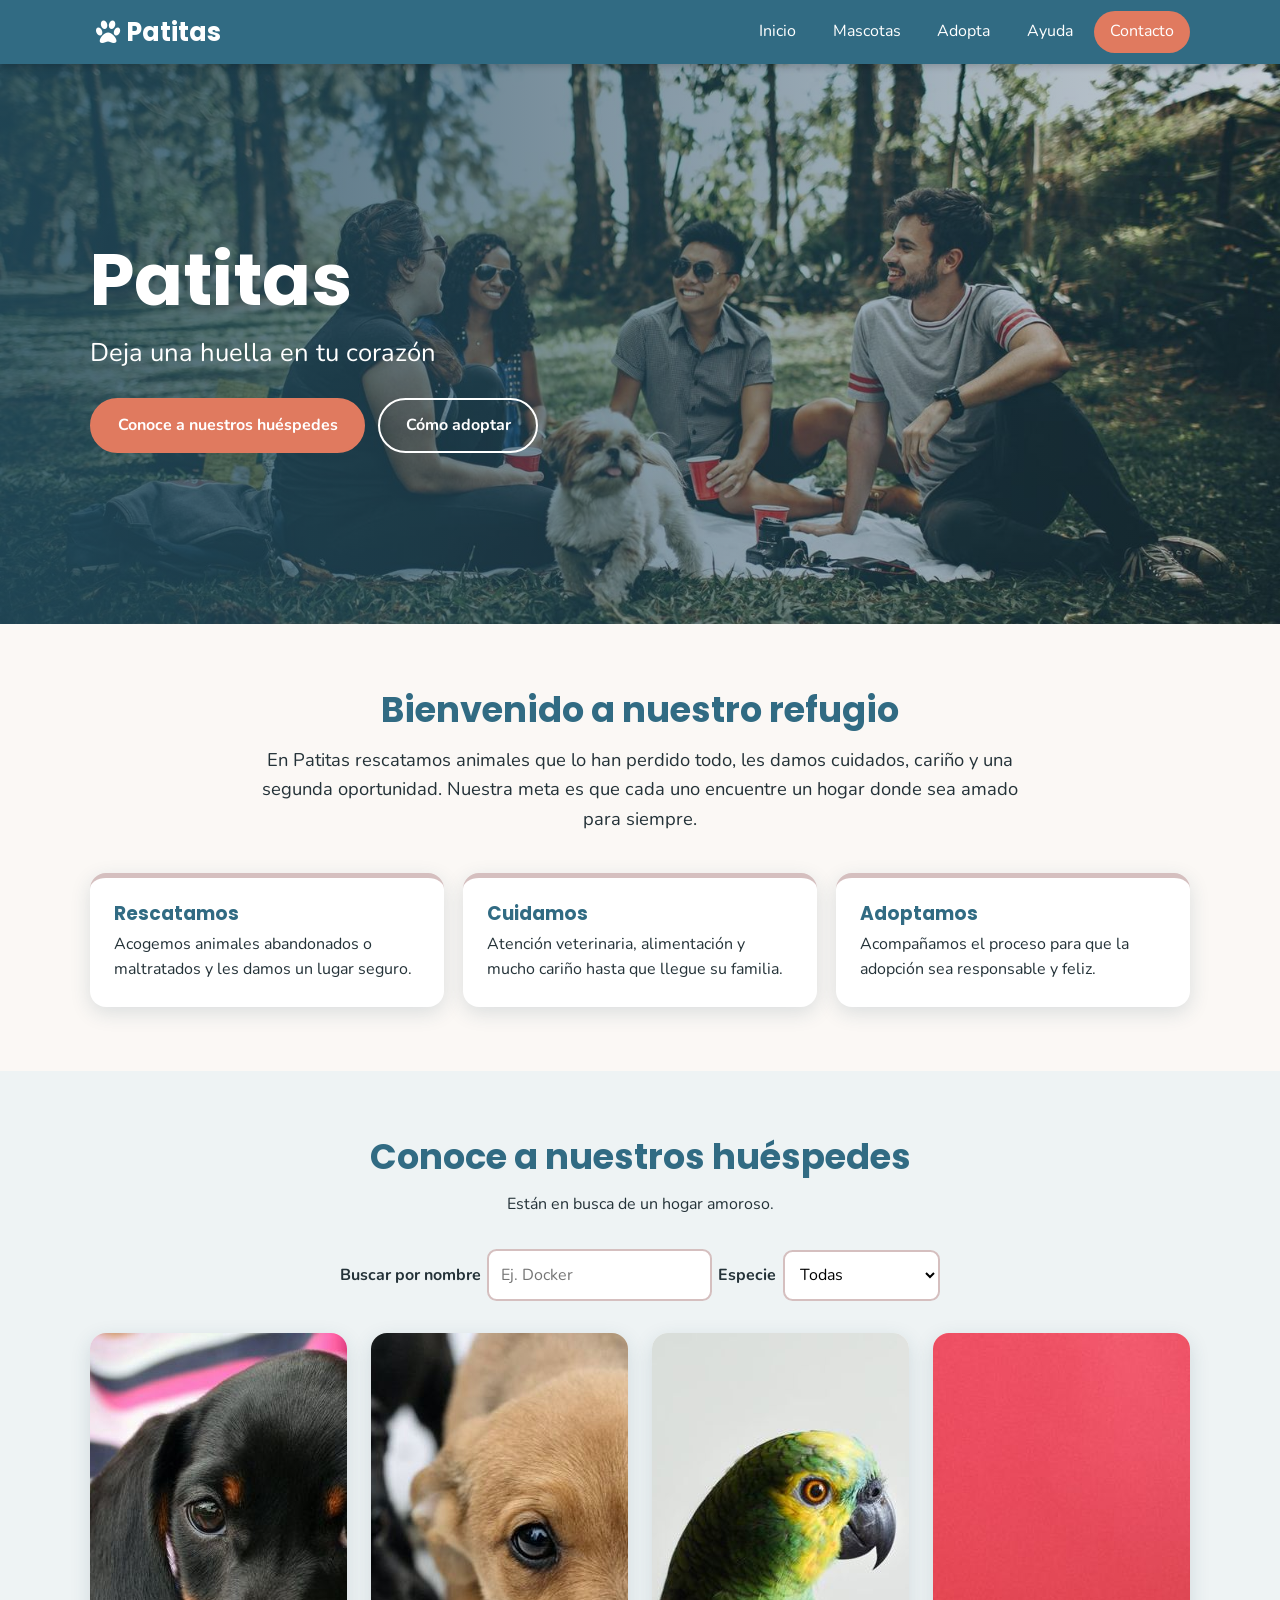
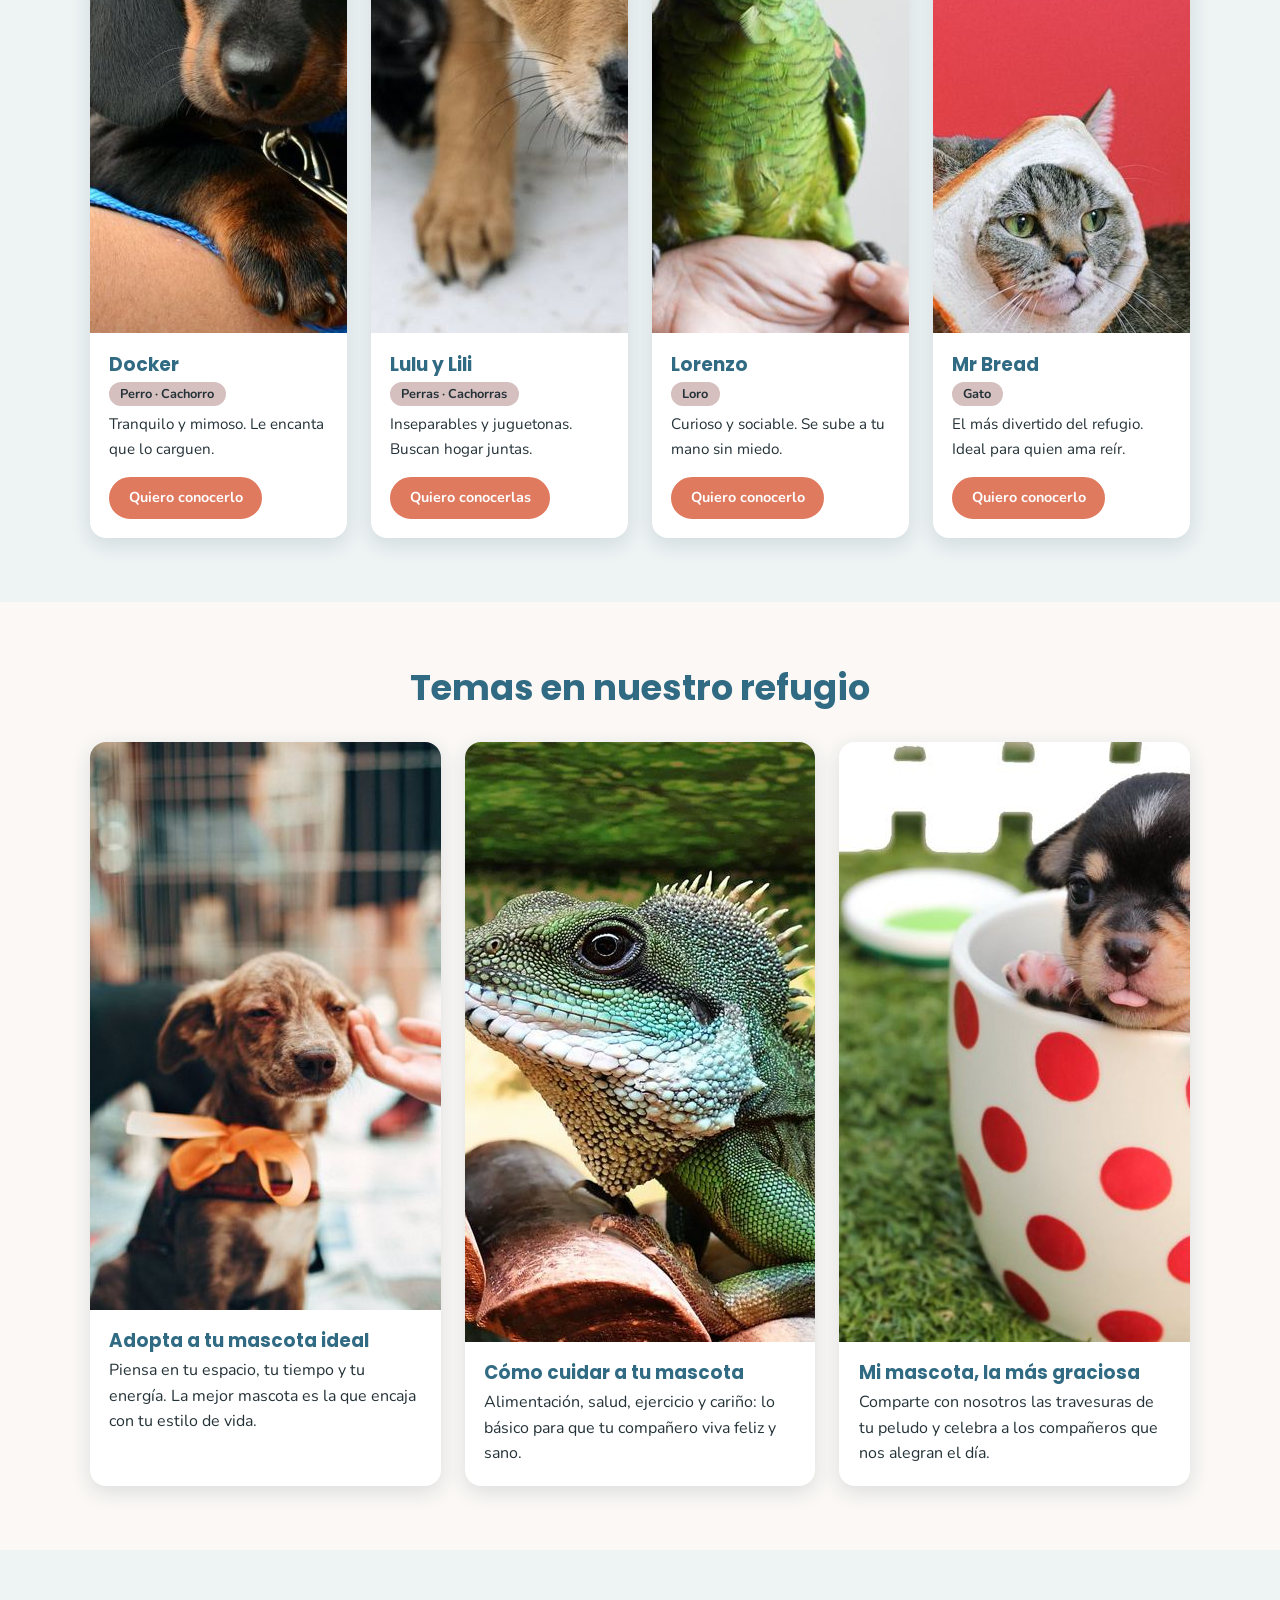
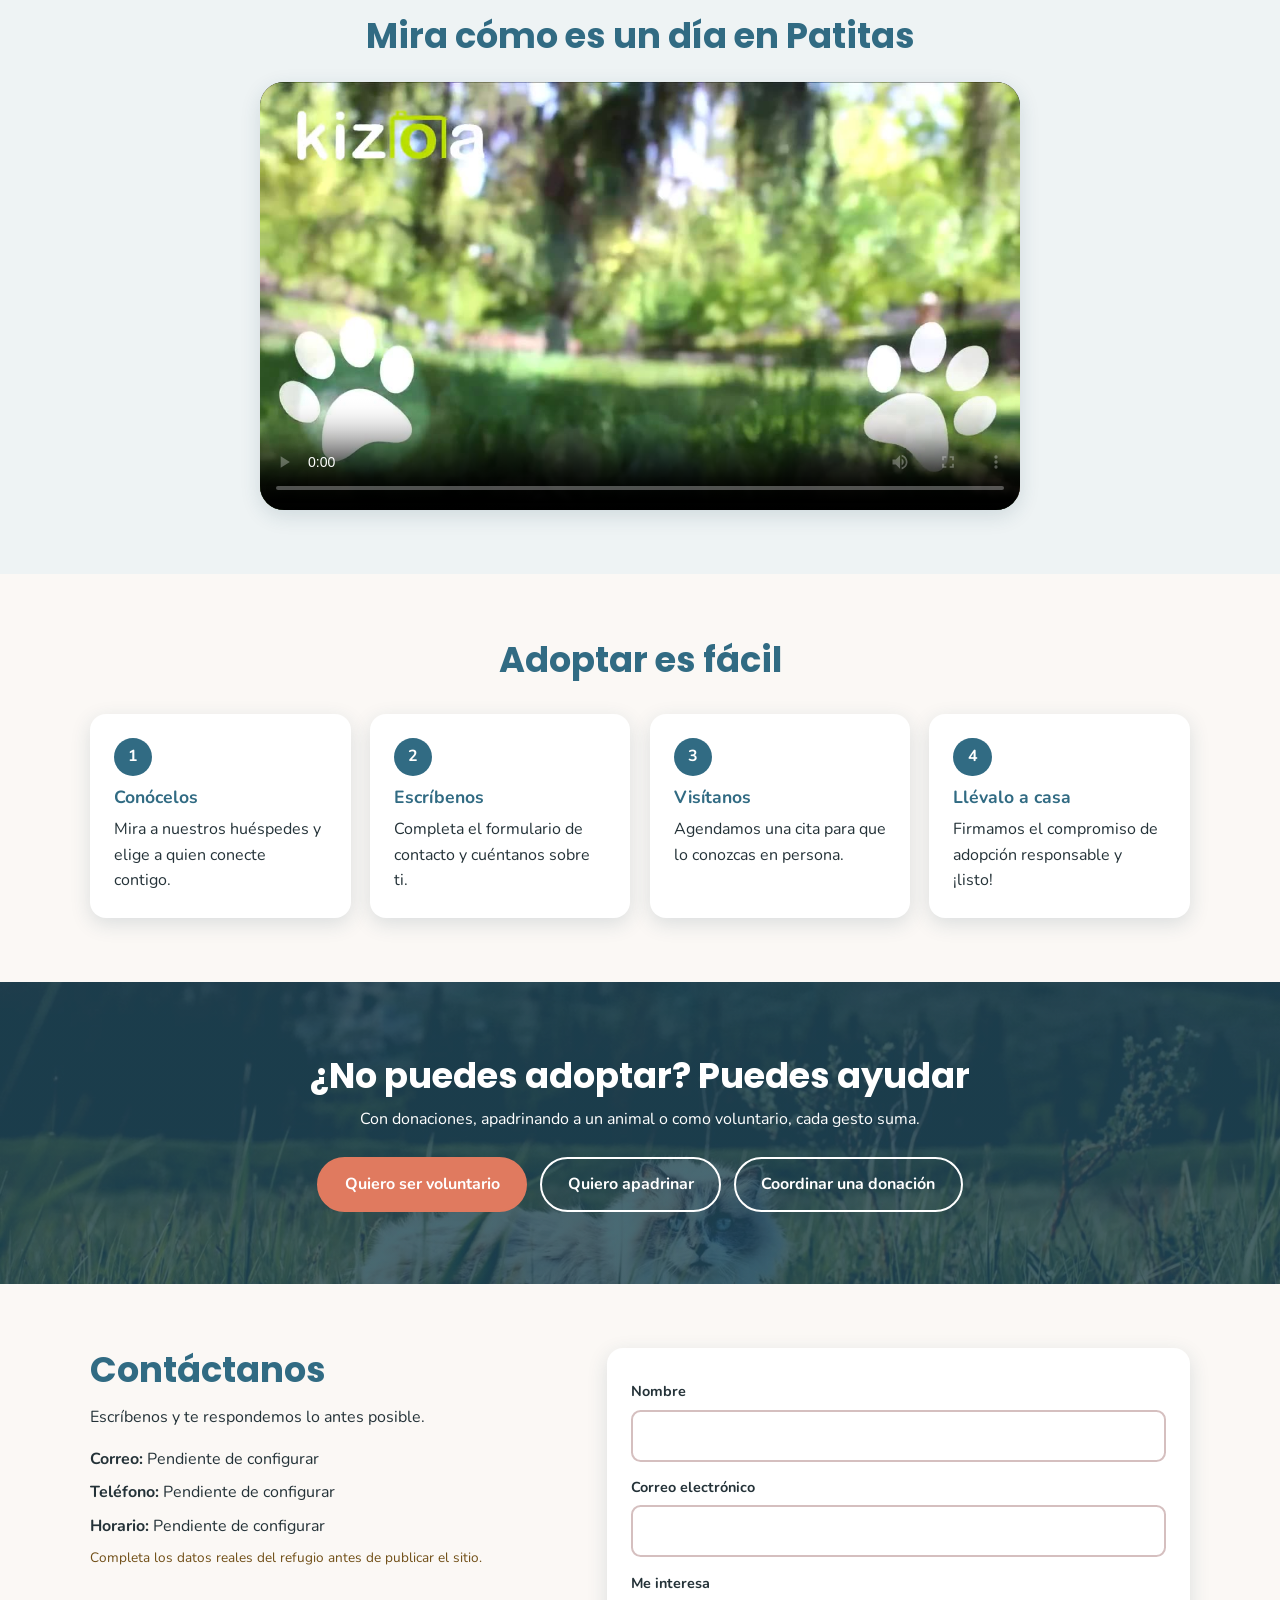
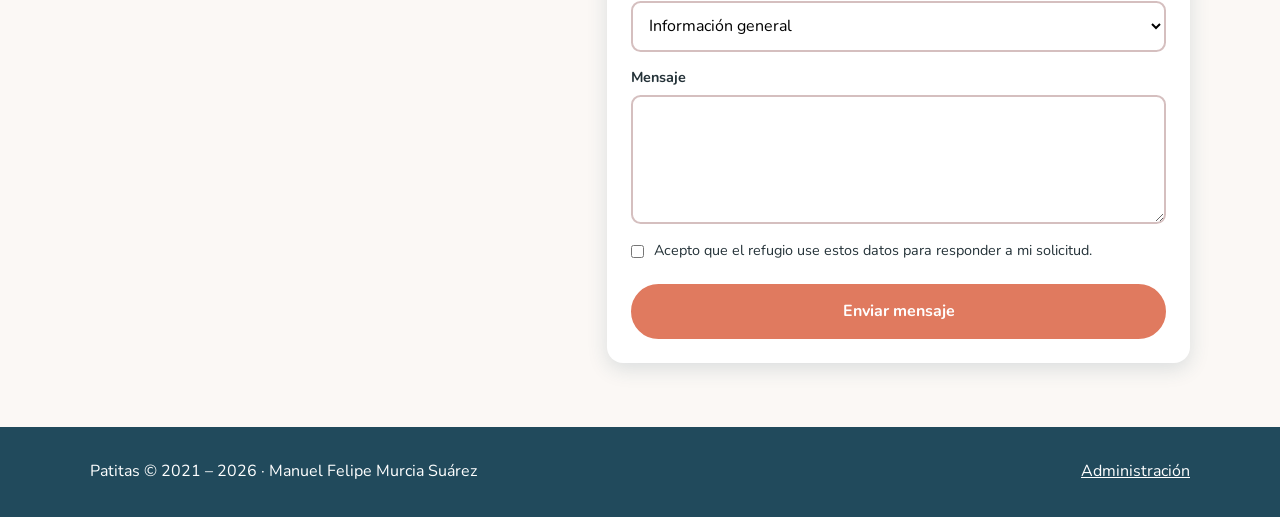
<file: index.html>
<!DOCTYPE html>
<html lang="es">
<head>
    <meta charset="UTF-8">
    <meta name="viewport" content="width=device-width, initial-scale=1.0">
    <title>Patitas | Refugio y adopción de mascotas</title>
    <meta name="description" content="Patitas es un refugio que rescata, cuida y da en adopción perros, gatos y otras mascotas. Conoce a nuestros huéspedes y deja una huella en tu corazón.">
    <meta name="theme-color" content="#316B83">
    <meta property="og:title" content="Patitas | Refugio y adopción de mascotas">
    <meta property="og:description" content="Deja una huella en tu corazón. Adopta una mascota.">
    <meta property="og:image" content="img/hero.jpg">
    <link rel="icon" href="data:image/svg+xml,%3Csvg xmlns='http://www.w3.org/2000/svg' viewBox='0 0 100 100'%3E%3Ctext y='.9em' font-size='90'%3E%F0%9F%90%BE%3C/text%3E%3C/svg%3E">
    <link rel="preconnect" href="https://fonts.googleapis.com">
    <link rel="preconnect" href="https://fonts.gstatic.com" crossorigin>
    <link rel="stylesheet" href="https://fonts.googleapis.com/css2?family=Nunito:wght@400;600;700&family=Poppins:wght@600;700&display=swap">
    <link rel="stylesheet" href="css/fontello.css">
    <link rel="stylesheet" href="css/styles.css">
</head>
<body>
    <a class="skip" href="#contenido">Saltar al contenido</a>

    <header class="site-header">
        <div class="contenedor barra">
            <a class="logo icon-paw" href="#inicio">Patitas</a>
            <button class="menu-btn" type="button" aria-label="Abrir menú" aria-expanded="false" aria-controls="menu">
                <span class="icon-menu"></span>
            </button>
            <nav id="menu" class="menu" aria-label="Principal">
                <ul>
                    <li><a href="#inicio">Inicio</a></li>
                    <li><a href="#mascotas">Mascotas</a></li>
                    <li><a href="#adopta">Adopta</a></li>
                    <li><a href="#ayuda">Ayuda</a></li>
                    <li><a class="btn-nav" href="#contacto">Contacto</a></li>
                </ul>
            </nav>
        </div>
    </header>

    <main id="contenido">
        <section id="inicio" class="hero">
            <img src="img/hero.jpg" alt="Una familia disfruta de un picnic en el parque junto a su perro" width="1600" height="1087">
            <div class="contenedor hero-texto">
                <h1>Patitas</h1>
                <p>Deja una huella en tu corazón</p>
                <div class="acciones">
                    <a class="btn" href="#mascotas">Conoce a nuestros huéspedes</a>
                    <a class="btn btn-claro" href="#adopta">Cómo adoptar</a>
                </div>
            </div>
        </section>

        <section id="bienvenidos" class="bloque">
            <div class="contenedor estrecho centrado">
                <h2>Bienvenido a nuestro refugio</h2>
                <p class="lead">En Patitas rescatamos animales que lo han perdido todo, les damos cuidados, cariño y una segunda oportunidad. Nuestra meta es que cada uno encuentre un hogar donde sea amado para siempre.</p>
            </div>
            <div class="contenedor tres">
                <div class="valor"><h3>Rescatamos</h3><p>Acogemos animales abandonados o maltratados y les damos un lugar seguro.</p></div>
                <div class="valor"><h3>Cuidamos</h3><p>Atención veterinaria, alimentación y mucho cariño hasta que llegue su familia.</p></div>
                <div class="valor"><h3>Adoptamos</h3><p>Acompañamos el proceso para que la adopción sea responsable y feliz.</p></div>
            </div>
        </section>

        <section id="mascotas" class="bloque fondo-suave">
            <div class="contenedor">
                <h2 class="centrado">Conoce a nuestros huéspedes</h2>
                <p class="centrado sub">Están en busca de un hogar amoroso.</p>
                <div class="filtros" role="search" aria-label="Buscar mascotas">
                    <label for="buscar-mascota">Buscar por nombre</label>
                    <input id="buscar-mascota" type="search" placeholder="Ej. Docker" autocomplete="off">
                    <label for="tipo-mascota">Especie</label>
                    <select id="tipo-mascota">
                        <option value="">Todas</option>
                        <option value="perro">Perros</option>
                        <option value="gato">Gatos</option>
                        <option value="ave">Aves</option>
                        <option value="otro">Otros</option>
                    </select>
                    <p id="sin-resultados" role="status" hidden>No encontramos mascotas con esos filtros.</p>
                    <p id="estado-catalogo" class="estado-formulario error" role="status" hidden></p>
                </div>
                <div class="grid-pets">
                    <article class="pet" data-id="docker" data-species="perro">
                        <img src="img/docker.jpg" alt="Docker, cachorro salchicha de orejas largas, en brazos de una persona" width="600" height="600" loading="lazy">
                        <div class="pet-info"><h3>Docker</h3><span class="tag">Perro · Cachorro</span><p>Tranquilo y mimoso. Le encanta que lo carguen.</p>
                        <a class="btn btn-sm" href="#contacto" data-pet="Docker">Quiero conocerlo</a></div>
                    </article>
                    <article class="pet" data-id="lulu-lili" data-species="perro">
                        <img src="img/lulu-lili.jpg" alt="Lulu y Lili, dos cachorros jugando juntos" width="600" height="600" loading="lazy">
                        <div class="pet-info"><h3>Lulu y Lili</h3><span class="tag">Perras · Cachorras</span><p>Inseparables y juguetonas. Buscan hogar juntas.</p>
                        <a class="btn btn-sm" href="#contacto" data-pet="Lulu y Lili">Quiero conocerlas</a></div>
                    </article>
                    <article class="pet" data-id="lorenzo" data-species="ave">
                        <img src="img/lorenzo.jpg" alt="Lorenzo, un loro verde posado sobre una mano" width="600" height="600" loading="lazy">
                        <div class="pet-info"><h3>Lorenzo</h3><span class="tag">Loro</span><p>Curioso y sociable. Se sube a tu mano sin miedo.</p>
                        <a class="btn btn-sm" href="#contacto" data-pet="Lorenzo">Quiero conocerlo</a></div>
                    </article>
                    <article class="pet" data-id="mr-bread" data-species="gato">
                        <img src="img/mr-bread.jpg" alt="Mr Bread, un gato con una rebanada de pan alrededor de la cara" width="600" height="600" loading="lazy">
                        <div class="pet-info"><h3>Mr Bread</h3><span class="tag">Gato</span><p>El más divertido del refugio. Ideal para quien ama reír.</p>
                        <a class="btn btn-sm" href="#contacto" data-pet="Mr Bread">Quiero conocerlo</a></div>
                    </article>
                </div>
            </div>
        </section>

        <section id="blog" class="bloque">
            <div class="contenedor">
                <h2 class="centrado">Temas en nuestro refugio</h2>
                <p id="estado-blog" class="estado-formulario error" role="status" hidden></p>
                <div id="grid-blog" class="grid-blog">
                    <article class="post">
                        <img src="img/adopta.jpg" alt="Una mano acaricia a un perro en una jornada de adopción" width="900" height="568" loading="lazy">
                        <div class="post-info"><h3>Adopta a tu mascota ideal</h3><p>Piensa en tu espacio, tu tiempo y tu energía. La mejor mascota es la que encaja con tu estilo de vida.</p></div>
                    </article>
                    <article class="post">
                        <img src="img/cuidados.jpg" alt="Un reptil verde descansando entre troncos y hojas" width="900" height="600" loading="lazy">
                        <div class="post-info"><h3>Cómo cuidar a tu mascota</h3><p>Alimentación, salud, ejercicio y cariño: lo básico para que tu compañero viva feliz y sano.</p></div>
                    </article>
                    <article class="post">
                        <img src="img/graciosa.jpg" alt="Un cachorro chihuahua asomado dentro de una taza con lunares" width="900" height="600" loading="lazy">
                        <div class="post-info"><h3>Mi mascota, la más graciosa</h3><p>Comparte con nosotros las travesuras de tu peludo y celebra a los compañeros que nos alegran el día.</p></div>
                    </article>
                </div>
            </div>
        </section>

        <section id="video" class="bloque fondo-suave">
            <div class="contenedor estrecho centrado">
                <h2>Mira cómo es un día en Patitas</h2>
                <video controls preload="metadata" poster="img/video-poster.jpg" playsinline>
                    <source src="video/patitas.mp4" type="video/mp4">
                    Tu navegador no puede reproducir este video.
                </video>
            </div>
        </section>

        <section id="adopta" class="bloque">
            <div class="contenedor">
                <h2 class="centrado">Adoptar es fácil</h2>
                <ol class="pasos">
                    <li><strong>Conócelos</strong><span>Mira a nuestros huéspedes y elige a quien conecte contigo.</span></li>
                    <li><strong>Escríbenos</strong><span>Completa el formulario de contacto y cuéntanos sobre ti.</span></li>
                    <li><strong>Visítanos</strong><span>Agendamos una cita para que lo conozcas en persona.</span></li>
                    <li><strong>Llévalo a casa</strong><span>Firmamos el compromiso de adopción responsable y ¡listo!</span></li>
                </ol>
            </div>
        </section>

        <section id="ayuda" class="ayuda">
            <div class="contenedor centrado">
                <h2>¿No puedes adoptar? Puedes ayudar</h2>
                <p>Con donaciones, apadrinando a un animal o como voluntario, cada gesto suma.</p>
                <div class="acciones ayuda-acciones">
                    <a class="btn" href="#contacto" data-pet="Quiero ser voluntario">Quiero ser voluntario</a>
                    <a class="btn btn-claro" href="#contacto" data-pet="Quiero apadrinar">Quiero apadrinar</a>
                    <a class="btn btn-claro" id="donar" href="#contacto" data-pet="Quiero donar">Quiero donar</a>
                </div>
            </div>
        </section>

        <section id="contacto" class="bloque">
            <div class="contenedor dos">
                <div>
                    <h2>Contáctanos</h2>
                    <p>Escríbenos y te respondemos lo antes posible.</p>
                    <ul class="datos">
                        <li><strong>Correo:</strong> <a id="contact-email" href="#contacto">Pendiente de configurar</a></li>
                        <li><strong>Teléfono:</strong> <a id="contact-phone">Pendiente de configurar</a></li>
                        <li><strong>Horario:</strong> <span id="opening-hours">Pendiente de configurar</span></li>
                        <li class="nota-configuracion">Completa los datos reales del refugio antes de publicar el sitio.</li>
                    </ul>
                </div>
                <form id="form" class="form">
                    <label for="nombre">Nombre</label>
                    <input id="nombre" name="nombre" type="text" required autocomplete="name">
                    <label for="email">Correo electrónico</label>
                    <input id="email" name="email" type="email" required autocomplete="email">
                    <label for="mascota">Me interesa</label>
                    <select id="mascota" name="mascota">
                        <option>Información general</option>
                        <option>Docker</option>
                        <option>Lulu y Lili</option>
                        <option>Lorenzo</option>
                        <option>Mr Bread</option>
                        <option>Quiero ser voluntario</option>
                        <option>Quiero apadrinar</option>
                        <option>Quiero donar</option>
                    </select>
                    <label for="mensaje">Mensaje</label>
                    <textarea id="mensaje" name="mensaje" rows="4" required></textarea>
                    <label class="consentimiento"><input name="consentimiento" type="checkbox" required> Acepto que el refugio use estos datos para responder a mi solicitud.</label>
                    <button class="btn" type="submit">Enviar mensaje</button>
                    <p id="estado-formulario" class="estado-formulario" role="status" aria-live="polite" hidden></p>
                </form>
            </div>
        </section>
    </main>

    <footer>
        <div class="contenedor pie">
            <p>Patitas &copy; 2021 – <span id="year">2026</span> · Manuel Felipe Murcia Suárez</p>
            <a href="admin.html">Administración</a>
        </div>
    </footer>

    <script src="js/config.js"></script>
    <script src="js/api.js"></script>
    <script src="js/script.js"></script>
</body>
</html>
</file>
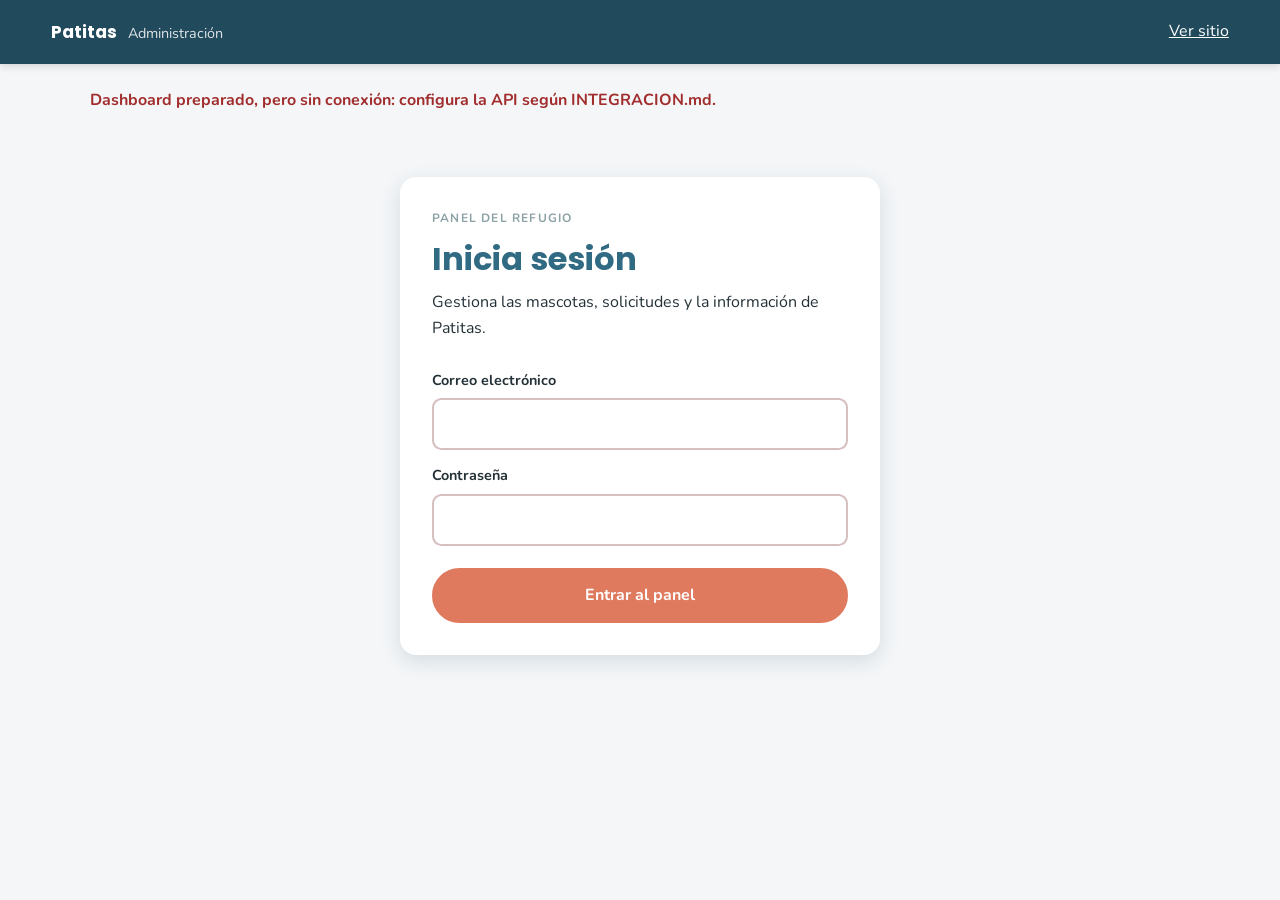
<file: admin.html>
<!DOCTYPE html>
<html lang="es">
<head>
    <meta charset="UTF-8">
    <meta name="viewport" content="width=device-width, initial-scale=1.0">
    <meta name="robots" content="noindex, nofollow">
    <title>Administración | Patitas</title>
    <link rel="stylesheet" href="https://fonts.googleapis.com/css2?family=Nunito:wght@400;600;700&family=Poppins:wght@600;700&display=swap">
    <link rel="stylesheet" href="css/styles.css">
</head>
<body class="admin-body">
    <header class="admin-topbar">
        <a class="admin-brand" href="index.html">Patitas <span>Administración</span></a>
        <div class="admin-top-actions">
            <a href="index.html">Ver sitio</a>
            <button id="logout" class="btn btn-sm" type="button" hidden>Cerrar sesión</button>
        </div>
    </header>
    <main class="admin-main">
        <div class="contenedor">
            <p id="admin-status" class="estado-formulario" role="status" aria-live="polite"></p>

            <form id="login-form" class="form admin-login">
                <span class="admin-eyebrow">PANEL DEL REFUGIO</span>
                <h1>Inicia sesión</h1>
                <p>Gestiona las mascotas, solicitudes y la información de Patitas.</p>
                <label for="admin-email">Correo electrónico</label>
                <input id="admin-email" name="email" type="email" required autocomplete="username">
                <label for="admin-password">Contraseña</label>
                <input id="admin-password" name="password" type="password" required autocomplete="current-password">
                <button class="btn" type="submit">Entrar al panel</button>
            </form>

            <div id="admin-panel" class="admin-layout" hidden>
                <aside class="admin-sidebar" aria-label="Módulos de administración">
                    <p class="admin-eyebrow">GESTIÓN</p>
                    <nav class="admin-nav">
                        <button type="button" data-view="dashboard" class="active">Resumen</button>
                        <button type="button" data-view="animals">Mascotas</button>
                        <button type="button" data-view="adoptions">Adopciones</button>
                        <button type="button" data-view="messages">Mensajes</button>
                        <button type="button" data-view="content">Blog y contenido</button>
                        <button type="button" data-view="donations">Donaciones</button>
                        <button type="button" data-view="settings">Datos del sitio</button>
                    </nav>
                    <p class="admin-user" id="admin-user"></p>
                </aside>

                <div class="admin-content">
                    <section class="admin-view" data-panel="dashboard">
                        <div class="admin-page-heading">
                            <div><span class="admin-eyebrow">PANEL DEL REFUGIO</span><h1>Resumen</h1></div>
                            <button id="refresh-dashboard" type="button" class="btn btn-secondary btn-sm">Actualizar datos</button>
                        </div>
                        <div class="dashboard-cards">
                            <article class="dashboard-card"><span>Mascotas disponibles</span><strong id="stat-animals">—</strong><small id="stat-animals-total">Cargando catálogo</small></article>
                            <article class="dashboard-card"><span>Adopciones pendientes</span><strong id="stat-adoptions">—</strong><small id="stat-adoptions-total">Solicitudes por revisar</small></article>
                            <article class="dashboard-card"><span>Mensajes nuevos</span><strong id="stat-messages">—</strong><small id="stat-messages-total">Bandeja de contacto</small></article>
                            <article class="dashboard-card"><span>Donaciones registradas</span><strong id="stat-donations">—</strong><small id="stat-donations-total">Historial del procesador</small></article>
                            <article class="dashboard-card"><span>Publicaciones activas</span><strong id="stat-posts">—</strong><small id="stat-posts-total">Contenido del blog</small></article>
                        </div>
                        <div class="dashboard-columns">
                            <section class="admin-card">
                                <div class="admin-card-heading"><h2>Actividad reciente</h2><button type="button" class="text-button" data-go="adoptions">Ver solicitudes</button></div>
                                <div id="recent-activity" class="admin-list"></div>
                            </section>
                            <section class="admin-card admin-quick-actions">
                                <h2>Accesos rápidos</h2>
                                <button type="button" data-go="animals" data-action="new-animal">+ Registrar mascota</button>
                                <button type="button" data-go="adoptions">Revisar adopciones</button>
                                <button type="button" data-go="messages">Leer mensajes</button>
                                <button type="button" data-go="settings">Editar datos del sitio</button>
                            </section>
                        </div>
                    </section>

                    <section class="admin-view" data-panel="animals" hidden>
                        <div class="admin-page-heading"><div><span class="admin-eyebrow">CATÁLOGO</span><h1>Mascotas</h1></div></div>
                        <div class="admin-card">
                            <h2 id="animal-form-heading">Registrar mascota</h2>
                            <form id="animal-form" class="form admin-animal-form">
                                <input name="id" type="hidden">
                                <label for="animal-name">Nombre</label>
                                <input id="animal-name" name="name" required maxlength="100">
                                <label for="animal-species">Especie</label>
                                <select id="animal-species" name="species" required>
                                    <option value="perro">Perro</option><option value="gato">Gato</option>
                                    <option value="ave">Ave</option><option value="otro">Otro</option>
                                </select>
                                <label for="animal-status">Estado</label>
                                <select id="animal-status" name="status" required>
                                    <option value="available">Disponible</option><option value="adopted">Adoptado</option>
                                </select>
                                <label for="animal-label">Detalle visible (opcional)</label>
                                <input id="animal-label" name="label" maxlength="100" placeholder="Ej. Cachorro">
                                <label for="animal-description">Descripción</label>
                                <textarea id="animal-description" name="description" rows="3" required maxlength="1000"></textarea>
                                <label for="animal-image">Ruta de imagen o URL HTTPS</label>
                                <input id="animal-image" name="image_url" placeholder="img/mascota.jpg o https://..." maxlength="500">
                                <label for="animal-alt">Texto alternativo de la imagen</label>
                                <input id="animal-alt" name="image_alt" maxlength="250">
                                <div class="acciones">
                                    <button class="btn" type="submit">Guardar mascota</button>
                                    <button id="cancel-edit" class="btn btn-secondary" type="button" hidden>Cancelar edición</button>
                                </div>
                            </form>
                        </div>
                        <section class="admin-card admin-section"><h2>Todos los animales</h2><div id="animal-list" class="admin-list"></div></section>
                    </section>

                    <section class="admin-view" data-panel="adoptions" hidden>
                        <div class="admin-page-heading"><div><span class="admin-eyebrow">HOGARES RESPONSABLES</span><h1>Solicitudes de adopción</h1></div></div>
                        <section class="admin-card"><div id="adoption-list" class="admin-list"></div></section>
                    </section>

                    <section class="admin-view" data-panel="messages" hidden>
                        <div class="admin-page-heading"><div><span class="admin-eyebrow">CONTACTO</span><h1>Mensajes recibidos</h1></div></div>
                        <section class="admin-card"><div id="message-list" class="admin-list"></div></section>
                    </section>

                    <section class="admin-view" data-panel="content" hidden>
                        <div class="admin-page-heading"><div><span class="admin-eyebrow">PUBLICACIONES</span><h1>Blog y contenido</h1></div></div>
                        <div class="admin-card">
                            <h2 id="post-form-heading">Crear publicación</h2>
                            <form id="post-form" class="form admin-animal-form">
                                <input name="id" type="hidden">
                                <label for="post-title">Título</label>
                                <input id="post-title" name="title" required maxlength="140">
                                <label for="post-summary">Resumen</label>
                                <textarea id="post-summary" name="summary" rows="3" required maxlength="500"></textarea>
                                <label for="post-image">Ruta de imagen o URL HTTPS</label>
                                <input id="post-image" name="image_url" placeholder="img/articulo.jpg o https://..." maxlength="500">
                                <label for="post-alt">Texto alternativo de la imagen</label>
                                <input id="post-alt" name="image_alt" maxlength="250">
                                <label for="post-status">Visibilidad</label>
                                <select id="post-status" name="status" required>
                                    <option value="draft">Borrador</option>
                                    <option value="published">Publicado</option>
                                </select>
                                <div class="acciones">
                                    <button class="btn" type="submit">Guardar publicación</button>
                                    <button id="cancel-post-edit" class="btn btn-secondary" type="button" hidden>Cancelar edición</button>
                                </div>
                            </form>
                        </div>
                        <section class="admin-card admin-section"><h2>Publicaciones</h2><div id="post-list" class="admin-list"></div></section>
                    </section>

                    <section class="admin-view" data-panel="donations" hidden>
                        <div class="admin-page-heading"><div><span class="admin-eyebrow">APOYO AL REFUGIO</span><h1>Donaciones</h1></div></div>
                        <div class="dashboard-cards donation-cards">
                            <article class="dashboard-card"><span>Total registrado</span><strong id="donation-total">—</strong><small>Según los registros del procesador configurado</small></article>
                            <article class="dashboard-card"><span>Número de donaciones</span><strong id="donation-count">—</strong><small>Incluye solo pagos confirmados por la API</small></article>
                        </div>
                        <section class="admin-card"><h2>Historial de donaciones</h2><p class="admin-note">El sitio no cobra ni almacena pagos por sí mismo. Este historial requiere conectar el procesador de pagos a la API.</p><div id="donation-list" class="admin-list"></div></section>
                    </section>

                    <section class="admin-view" data-panel="settings" hidden>
                        <div class="admin-page-heading"><div><span class="admin-eyebrow">CONTENIDO PÚBLICO</span><h1>Datos del sitio</h1></div></div>
                        <section class="admin-card">
                            <h2>Contacto y donaciones</h2>
                            <p class="admin-note">Estos datos aparecerán en la página pública una vez que la API esté conectada.</p>
                            <form id="settings-form" class="form admin-settings-form">
                                <label for="setting-email">Correo de contacto</label>
                                <input id="setting-email" name="contactEmail" type="email" maxlength="254">
                                <label for="setting-phone">Teléfono</label>
                                <input id="setting-phone" name="contactPhone" maxlength="50">
                                <label for="setting-hours">Horario</label>
                                <input id="setting-hours" name="openingHours" maxlength="160">
                                <label for="setting-donation">Enlace de donación (HTTPS)</label>
                                <input id="setting-donation" name="donationUrl" type="url" placeholder="https://..." maxlength="500">
                                <button class="btn" type="submit">Guardar datos del sitio</button>
                            </form>
                        </section>
                    </section>
                </div>
            </div>
        </div>
    </main>
    <script src="js/config.js"></script>
    <script src="js/api.js"></script>
    <script src="js/admin.js"></script>
</body>
</html>
</file>
<file: css/fontello.css>
@font-face {
  font-family: 'fontello';
  src: url('../font/fontello.eot?65472054');
  src: url('../font/fontello.eot?65472054#iefix') format('embedded-opentype'),
       url('../font/fontello.woff2?65472054') format('woff2'),
       url('../font/fontello.woff?65472054') format('woff'),
       url('../font/fontello.ttf?65472054') format('truetype'),
       url('../font/fontello.svg?65472054#fontello') format('svg');
  font-weight: normal;
  font-style: normal;
}
/* Chrome hack: SVG is rendered more smooth in Windozze. 100% magic, uncomment if you need it. */
/* Note, that will break hinting! In other OS-es font will be not as sharp as it could be */
/*
@media screen and (-webkit-min-device-pixel-ratio:0) {
  @font-face {
    font-family: 'fontello';
    src: url('../font/fontello.svg?65472054#fontello') format('svg');
  }
}
*/
[class^="icon-"]:before, [class*=" icon-"]:before {
  font-family: "fontello";
  font-style: normal;
  font-weight: normal;
  speak-as: never;

  display: inline-block;
  text-decoration: inherit;
  width: 1em;
  margin-right: .2em;
  text-align: center;
  /* opacity: .8; */

  /* For safety - reset parent styles, that can break glyph codes*/
  font-variant: normal;
  text-transform: none;

  /* fix buttons height, for twitter bootstrap */
  line-height: 1em;

  /* Animation center compensation - margins should be symmetric */
  /* remove if not needed */
  margin-left: .2em;

  /* you can be more comfortable with increased icons size */
  /* font-size: 120%; */

  /* Font smoothing. That was taken from TWBS */
  -webkit-font-smoothing: antialiased;
  -moz-osx-font-smoothing: grayscale;

  /* Uncomment for 3D effect */
  /* text-shadow: 1px 1px 1px rgba(127, 127, 127, 0.3); */
}

.icon-guidedog:before { content: '\e800'; } /* '' */
.icon-twitter:before { content: '\f099'; } /* '' */
.icon-facebook:before { content: '\f09a'; } /* '' */
.icon-menu:before { content: '\f0c9'; } /* '' */
.icon-instagram:before { content: '\f16d'; } /* '' */
.icon-paw:before { content: '\f1b0'; } /* '' */
.icon-pinterest:before { content: '\f231'; } /* '' */
</file>
<file: css/styles.css>
:root{
    --primary:#316B83; --primary-dark:#214a5c; --accent:#E07A5F; --accent-dark:#c9664c;
    --soft:#8CA1A5; --rose:#D5BFBF; --bg:#fbf8f5; --suave:#eef3f4; --text:#243238;
    --radius:1rem; --shadow:0 6px 20px rgba(33,74,92,.15); --h:64px;
}
*{margin:0;padding:0;box-sizing:border-box}
html{scroll-behavior:smooth;scroll-padding-top:var(--h)}
body{font-family:"Nunito",system-ui,Arial,sans-serif;color:var(--text);background:var(--bg);line-height:1.6}
h1,h2,h3{font-family:"Poppins","Nunito",sans-serif;line-height:1.25}
img,video{max-width:100%;display:block}
a{color:inherit}
ul,ol{list-style:none}
.contenedor{width:92%;max-width:1100px;margin:auto}
.estrecho{max-width:760px}
.centrado{text-align:center}
.skip{position:absolute;left:-999px;top:0;background:#fff;padding:.5rem 1rem;z-index:200}
.skip:focus{left:0}

/* Botones */
.btn{display:inline-block;background:var(--accent);color:#fff;text-decoration:none;font-weight:700;padding:.8rem 1.6rem;border:2px solid var(--accent);border-radius:999px;cursor:pointer;font:inherit;font-weight:700;transition:.2s}
.btn:hover{background:var(--accent-dark);border-color:var(--accent-dark)}
.btn-claro{background:transparent;border-color:#fff}
.btn-claro:hover{background:rgba(255,255,255,.2);border-color:#fff}
.btn-sm{padding:.45rem 1.1rem;font-size:.9rem}
:focus-visible{outline:3px solid var(--accent);outline-offset:2px}

/* Header */
.site-header{position:fixed;top:0;left:0;width:100%;height:var(--h);background:var(--primary);color:#fff;z-index:100;box-shadow:0 2px 8px rgba(0,0,0,.2)}
.barra{display:flex;align-items:center;justify-content:space-between;height:100%}
.logo{font-family:"Poppins",sans-serif;font-size:1.6rem;font-weight:700;text-decoration:none}
.menu-btn{background:none;border:0;color:#fff;font-size:1.8rem;cursor:pointer;padding:.25rem .5rem}
.menu{position:absolute;top:var(--h);left:0;width:100%;background:var(--primary-dark);max-height:0;overflow:hidden;transition:max-height .35s}
.menu.open{max-height:360px}
.menu a{display:block;padding:1rem 4%;text-decoration:none;border-bottom:1px solid rgba(255,255,255,.15)}
.menu a:hover{background:rgba(255,255,255,.12)}

/* Hero */
.hero{position:relative;margin-top:var(--h);height:min(75vh,560px);min-height:380px;overflow:hidden;color:#fff}
.hero img{width:100%;height:100%;object-fit:cover}
.hero::after{content:"";position:absolute;inset:0;background:linear-gradient(90deg,rgba(33,74,92,.85),rgba(33,74,92,.25))}
.hero-texto{position:absolute;z-index:1;top:50%;left:50%;transform:translate(-50%,-50%)}
.hero h1{font-size:clamp(2.6rem,8vw,4.5rem)}
.hero p{font-size:clamp(1.1rem,3vw,1.6rem);margin:.5rem 0 1.5rem}
.acciones{display:flex;flex-wrap:wrap;gap:.8rem}

/* Bloques */
.bloque{padding:4rem 0}
.fondo-suave{background:var(--suave)}
.bloque h2{font-size:clamp(1.6rem,4vw,2.2rem);color:var(--primary);margin-bottom:.8rem}
.lead{font-size:1.15rem}
.sub{margin-bottom:2rem}
.tres{display:grid;gap:1.2rem;margin-top:2.5rem}
.valor{background:#fff;padding:1.5rem;border-radius:var(--radius);box-shadow:var(--shadow);border-top:5px solid var(--rose)}
.valor h3{color:var(--primary);margin-bottom:.4rem}

/* Mascotas */
.grid-pets{display:grid;gap:1.5rem;grid-template-columns:repeat(auto-fit,minmax(230px,1fr))}
.pet{background:#fff;border-radius:var(--radius);overflow:hidden;box-shadow:var(--shadow);transition:transform .2s}
.pet:hover{transform:translateY(-5px)}
.pet img{width:100%;aspect-ratio:1;object-fit:cover}
.pet-info{padding:1.2rem}
.pet-info h3{color:var(--primary)}
.tag{display:inline-block;background:var(--rose);font-size:.8rem;font-weight:700;padding:.1rem .7rem;border-radius:999px;margin:.4rem 0}
.pet-info p{margin-bottom:1rem;font-size:.95rem}
.filtros{display:grid;grid-template-columns:1fr;gap:.4rem;margin:0 auto 2rem;max-width:600px}
.filtros label{font-weight:700}
.filtros input,.filtros select{font:inherit;padding:.7rem;border:2px solid var(--rose);border-radius:.6rem;background:#fff;width:100%}
.filtros [role=status]{grid-column:1/-1;text-align:center;color:var(--primary-dark);font-weight:700}

/* Blog */
.grid-blog{display:grid;gap:1.5rem;margin-top:2rem;grid-template-columns:repeat(auto-fit,minmax(280px,1fr))}
.post{border-radius:var(--radius);overflow:hidden;background:#fff;box-shadow:var(--shadow)}
.post img{width:100%;aspect-ratio:3/2;object-fit:cover}
.post-info{padding:1.2rem}
.post-info h3{color:var(--primary);margin-bottom:.4rem;font-size:1.15rem}

/* Video */
video{width:100%;margin-top:1.5rem;border-radius:1.5rem;box-shadow:var(--shadow);background:#000}

/* Pasos */
.pasos{display:grid;gap:1.2rem;margin-top:2rem;counter-reset:p;grid-template-columns:repeat(auto-fit,minmax(220px,1fr))}
.pasos li{counter-increment:p;background:#fff;border-radius:var(--radius);padding:1.5rem;box-shadow:var(--shadow);display:flex;flex-direction:column;gap:.4rem}
.pasos li::before{content:counter(p);width:2.4rem;height:2.4rem;border-radius:50%;background:var(--primary);color:#fff;display:grid;place-items:center;font-weight:700}
.pasos strong{color:var(--primary);font-size:1.1rem}

/* Ayuda */
.ayuda{background:linear-gradient(rgba(33,74,92,.82),rgba(33,74,92,.82)),url(../img/ayuda.jpg) center/cover;color:#fff;padding:4.5rem 0}
.ayuda h2{color:#fff;font-size:clamp(1.6rem,4vw,2.2rem);margin-bottom:.6rem}
.ayuda p{margin-bottom:1.5rem}
.ayuda-acciones{justify-content:center}

/* Contacto */
.dos{display:grid;gap:2rem}
.datos{margin-top:1rem;display:grid;gap:.5rem}
.form{background:#fff;padding:1.5rem;border-radius:var(--radius);box-shadow:var(--shadow);display:grid;gap:.4rem}
.form label{font-weight:700;font-size:.9rem;margin-top:.5rem}
.form input,.form select,.form textarea{font:inherit;padding:.7rem;border:2px solid var(--rose);border-radius:.6rem;background:#fff;width:100%}
.form input:focus,.form select:focus,.form textarea:focus{border-color:var(--primary);outline:0}
.form .btn{margin-top:1rem}
.consentimiento{display:flex;align-items:flex-start;gap:.6rem;font-weight:400!important}
.consentimiento input{width:auto;margin-top:.4rem}
.estado-formulario{font-weight:700}
.estado-formulario.exito{color:#1d7a46}
.estado-formulario.error{color:#a12d2d}
.estado-formulario.info{color:var(--primary-dark)}
.nota-configuracion{font-size:.85rem;color:#704e16}

/* Administración */
.admin-body{background:#f4f6f8}
.admin-body [hidden]{display:none!important}
.admin-topbar{height:var(--h);position:sticky;top:0;z-index:100;background:var(--primary-dark);color:#fff;padding:0 max(4%,calc((100% - 1200px)/2));display:flex;align-items:center;justify-content:space-between;gap:1rem;box-shadow:0 2px 8px rgba(0,0,0,.15)}
.admin-brand{font-family:"Poppins",sans-serif;font-weight:700;text-decoration:none;font-size:1.1rem}
.admin-brand span{font-family:"Nunito",sans-serif;font-size:.9rem;font-weight:400;margin-left:.4rem;opacity:.85}
.admin-top-actions{display:flex;align-items:center;gap:1rem}
.admin-top-actions>a{color:#fff}
.admin-top-actions .btn{padding:.45rem 1rem}
.admin-main{width:100%;max-width:1400px;margin:auto;padding:1.5rem 1.5rem 4rem}
.admin-login{max-width:480px;margin:7vh auto;padding:2rem}
.admin-login h1{color:var(--primary);margin:.3rem 0}
.admin-login>p{margin-bottom:.8rem}
.admin-login .btn{margin-top:1rem}
.admin-eyebrow{font-size:.75rem;letter-spacing:.1em;font-weight:700;color:var(--soft)}
.admin-layout{display:grid;grid-template-columns:220px minmax(0,1fr);gap:2rem;align-items:start}
.admin-sidebar{position:sticky;top:calc(var(--h) + 1rem);min-height:calc(100vh - var(--h) - 3rem);background:#fff;padding:1.25rem;border-radius:var(--radius);box-shadow:var(--shadow);display:flex;flex-direction:column}
.admin-nav{display:grid;gap:.35rem;margin-top:1rem}
.admin-nav button,.admin-quick-actions button{font:inherit;text-align:left;cursor:pointer;border:0;background:transparent;padding:.7rem .8rem;border-radius:.55rem;color:var(--text)}
.admin-nav button:hover,.admin-quick-actions button:hover{background:var(--suave)}
.admin-nav button.active{background:var(--primary);color:#fff;font-weight:700}
.admin-user{border-top:1px solid var(--suave);margin-top:auto;padding-top:1rem;font-size:.82rem;overflow-wrap:anywhere}
.admin-content{min-width:0}
.admin-view{padding:.5rem 0}
.admin-view[hidden]{display:none}
.admin-page-heading{display:flex;align-items:center;justify-content:space-between;gap:1rem;margin:.3rem 0 1.5rem}
.admin-page-heading h1{color:var(--primary);font-size:2rem}
.dashboard-cards{display:grid;grid-template-columns:repeat(auto-fit,minmax(145px,1fr));gap:1rem}
.dashboard-card,.admin-card{background:#fff;padding:1.25rem;border-radius:var(--radius);box-shadow:var(--shadow)}
.dashboard-card{display:flex;flex-direction:column;gap:.25rem;border-top:4px solid var(--primary)}
.dashboard-card:nth-child(2){border-top-color:var(--accent)}
.dashboard-card:nth-child(3){border-top-color:#74a58a}
.dashboard-card:nth-child(4){border-top-color:#b58f56}
.dashboard-card:nth-child(5){border-top-color:#8370a1}
.dashboard-card span{font-size:.87rem;color:#52636a}
.dashboard-card strong{font-family:"Poppins",sans-serif;font-size:1.8rem;color:var(--primary-dark)}
.dashboard-card small{font-size:.8rem;color:#69777b}
.dashboard-columns{display:grid;grid-template-columns:minmax(0,1.7fr) minmax(220px,.8fr);gap:1rem;margin-top:1rem}
.admin-card h2{font-size:1.15rem;color:var(--primary);margin-bottom:1rem}
.admin-card-heading{display:flex;align-items:center;justify-content:space-between;gap:.8rem}
.admin-card-heading h2{margin-bottom:.8rem}
.text-button{border:0;background:none;color:var(--primary);text-decoration:underline;font:inherit;cursor:pointer}
.admin-quick-actions{display:flex;flex-direction:column;align-items:stretch}
.admin-quick-actions button{border:1px solid var(--suave);margin:.2rem 0}
.admin-section{margin-top:1.5rem}
.admin-section h2{color:var(--primary);margin-bottom:1rem}
.admin-animal-form,.admin-settings-form{max-width:700px;margin:0}
.admin-settings-form .btn{margin-top:1rem}
.admin-note{margin:-.4rem 0 1rem;color:#52636a}
.admin-list{overflow-x:auto;background:#fff;border-radius:.5rem}
.admin-list table{width:100%;border-collapse:collapse}
.admin-list th,.admin-list td{padding:.7rem;text-align:left;vertical-align:top;border-bottom:1px solid var(--suave);max-width:320px;overflow-wrap:anywhere}
.admin-list th{background:var(--suave);white-space:nowrap}
.admin-list td .btn{margin:.15rem}
.admin-list select{font:inherit;padding:.35rem;border:1px solid var(--rose);border-radius:.4rem;max-width:150px}
.admin-list a{color:var(--primary-dark)}
.admin-empty{padding:1rem;color:#59696f}
.admin-list select:disabled,.admin-list button:disabled{opacity:.6}
.donation-cards{margin-bottom:1rem}
.estado-formulario[hidden]{display:none}

/* Footer */
footer{background:var(--primary-dark);color:#fff;padding:2rem 0}
.pie{display:flex;flex-direction:column;align-items:center;gap:1rem;text-align:center}
.pie>a{color:#fff}

/* Escritorio */
@media (min-width:900px){
    .menu-btn{display:none}
    .menu{position:static;width:auto;max-height:none;background:none;overflow:visible}
    .menu ul{display:flex;gap:.3rem;align-items:center}
    .menu a{padding:.5rem 1rem;border:0;border-radius:999px}
    .menu .btn-nav{background:var(--accent)}
    .menu .btn-nav:hover{background:var(--accent-dark)}
    .tres{grid-template-columns:repeat(3,1fr)}
    .dos{grid-template-columns:1fr 1.2fr;align-items:start}
    .pie{flex-direction:row;justify-content:space-between;text-align:left}
    .filtros{grid-template-columns:auto minmax(160px,1fr) auto minmax(140px,.7fr);align-items:center}
    .filtros [role=status]{grid-column:1/-1}
}
@media(max-width:900px){
    .admin-layout{grid-template-columns:1fr;gap:1rem}
    .admin-sidebar{position:static;min-height:0;padding:.8rem}
    .admin-sidebar>.admin-eyebrow,.admin-user{display:none}
    .admin-nav{display:flex;overflow-x:auto;margin:0}
    .admin-nav button{white-space:nowrap}
    .dashboard-cards{grid-template-columns:repeat(2,minmax(0,1fr))}
}
@media(max-width:600px){
    .admin-main{padding:1rem .75rem 3rem}
    .admin-brand span{display:none}
    .admin-topbar{padding:0 .8rem}
    .admin-top-actions{gap:.5rem}
    .admin-top-actions>a{font-size:.85rem}
    .dashboard-columns{grid-template-columns:1fr}
    .dashboard-card,.admin-card{padding:1rem}
    .admin-page-heading{align-items:flex-start}
    .admin-page-heading h1{font-size:1.6rem}
}
@media (prefers-reduced-motion:reduce){html{scroll-behavior:auto}*{transition:none!important}}
</file>
